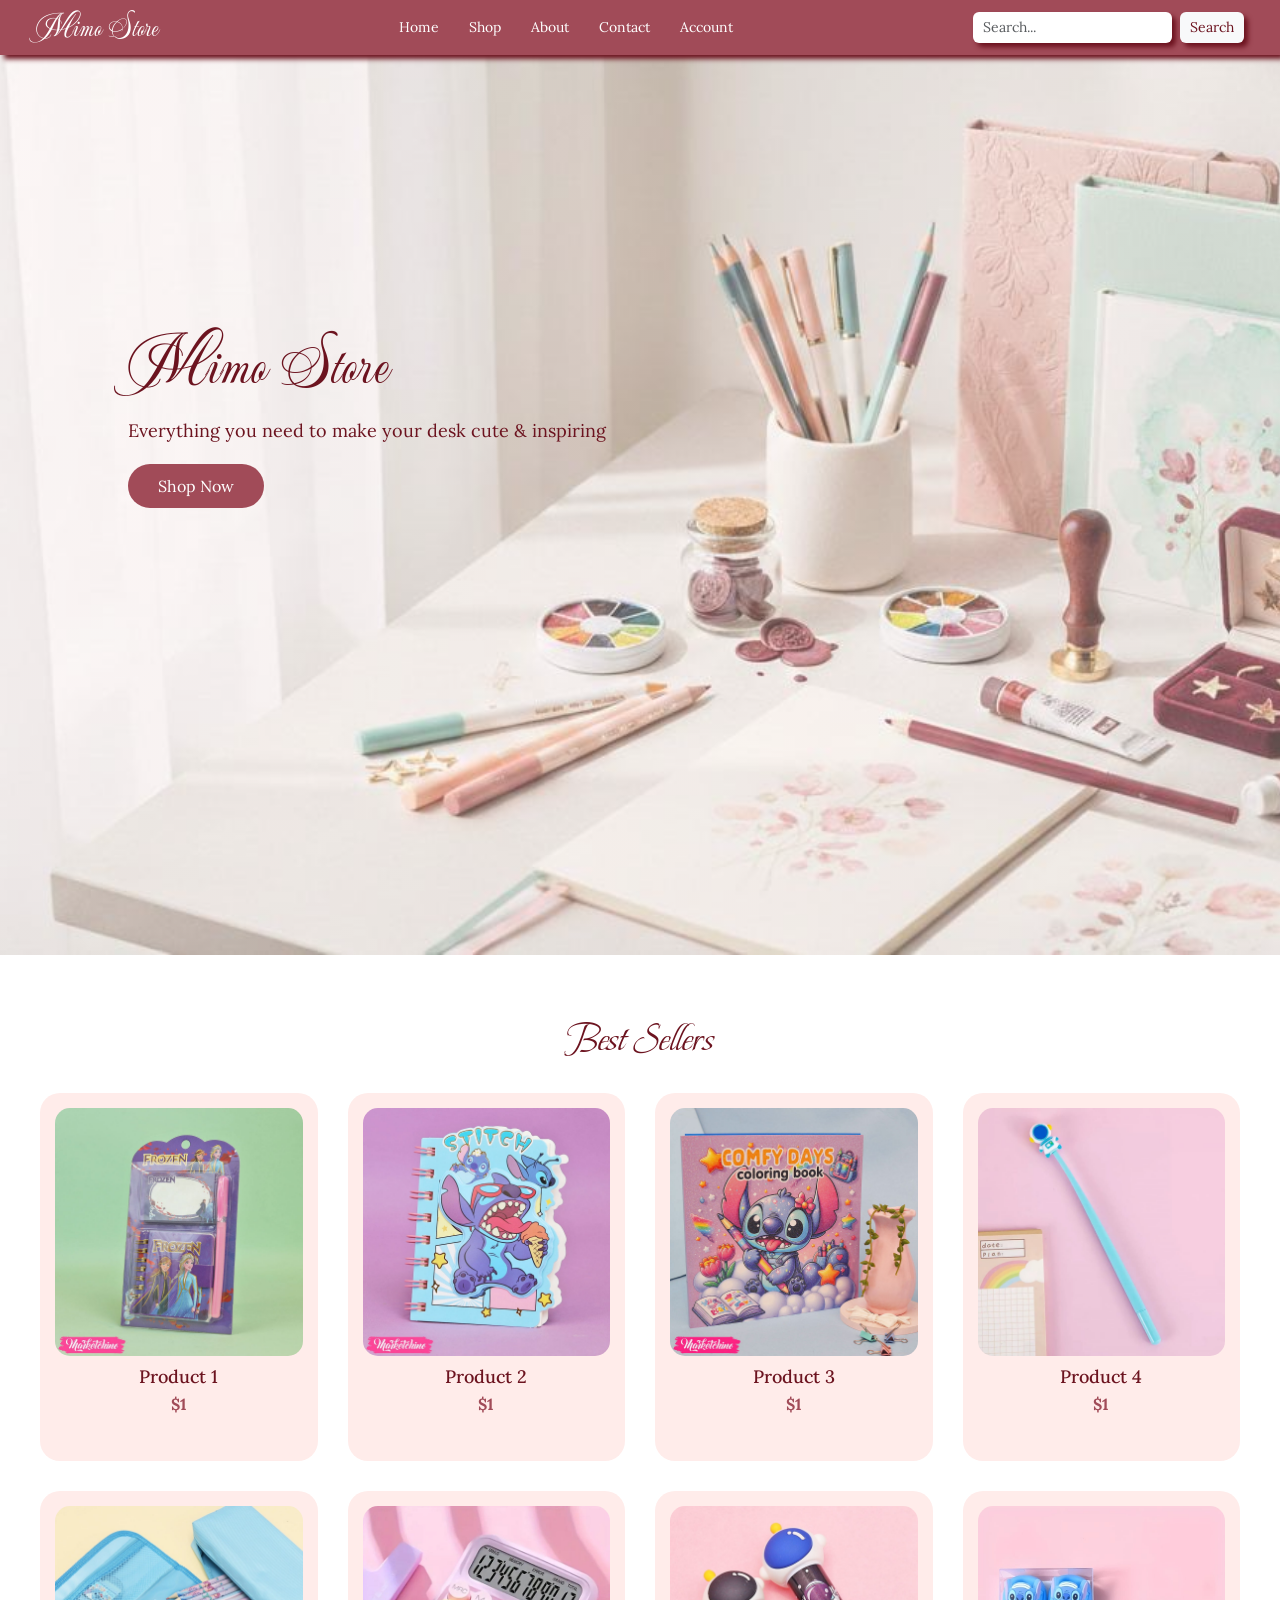
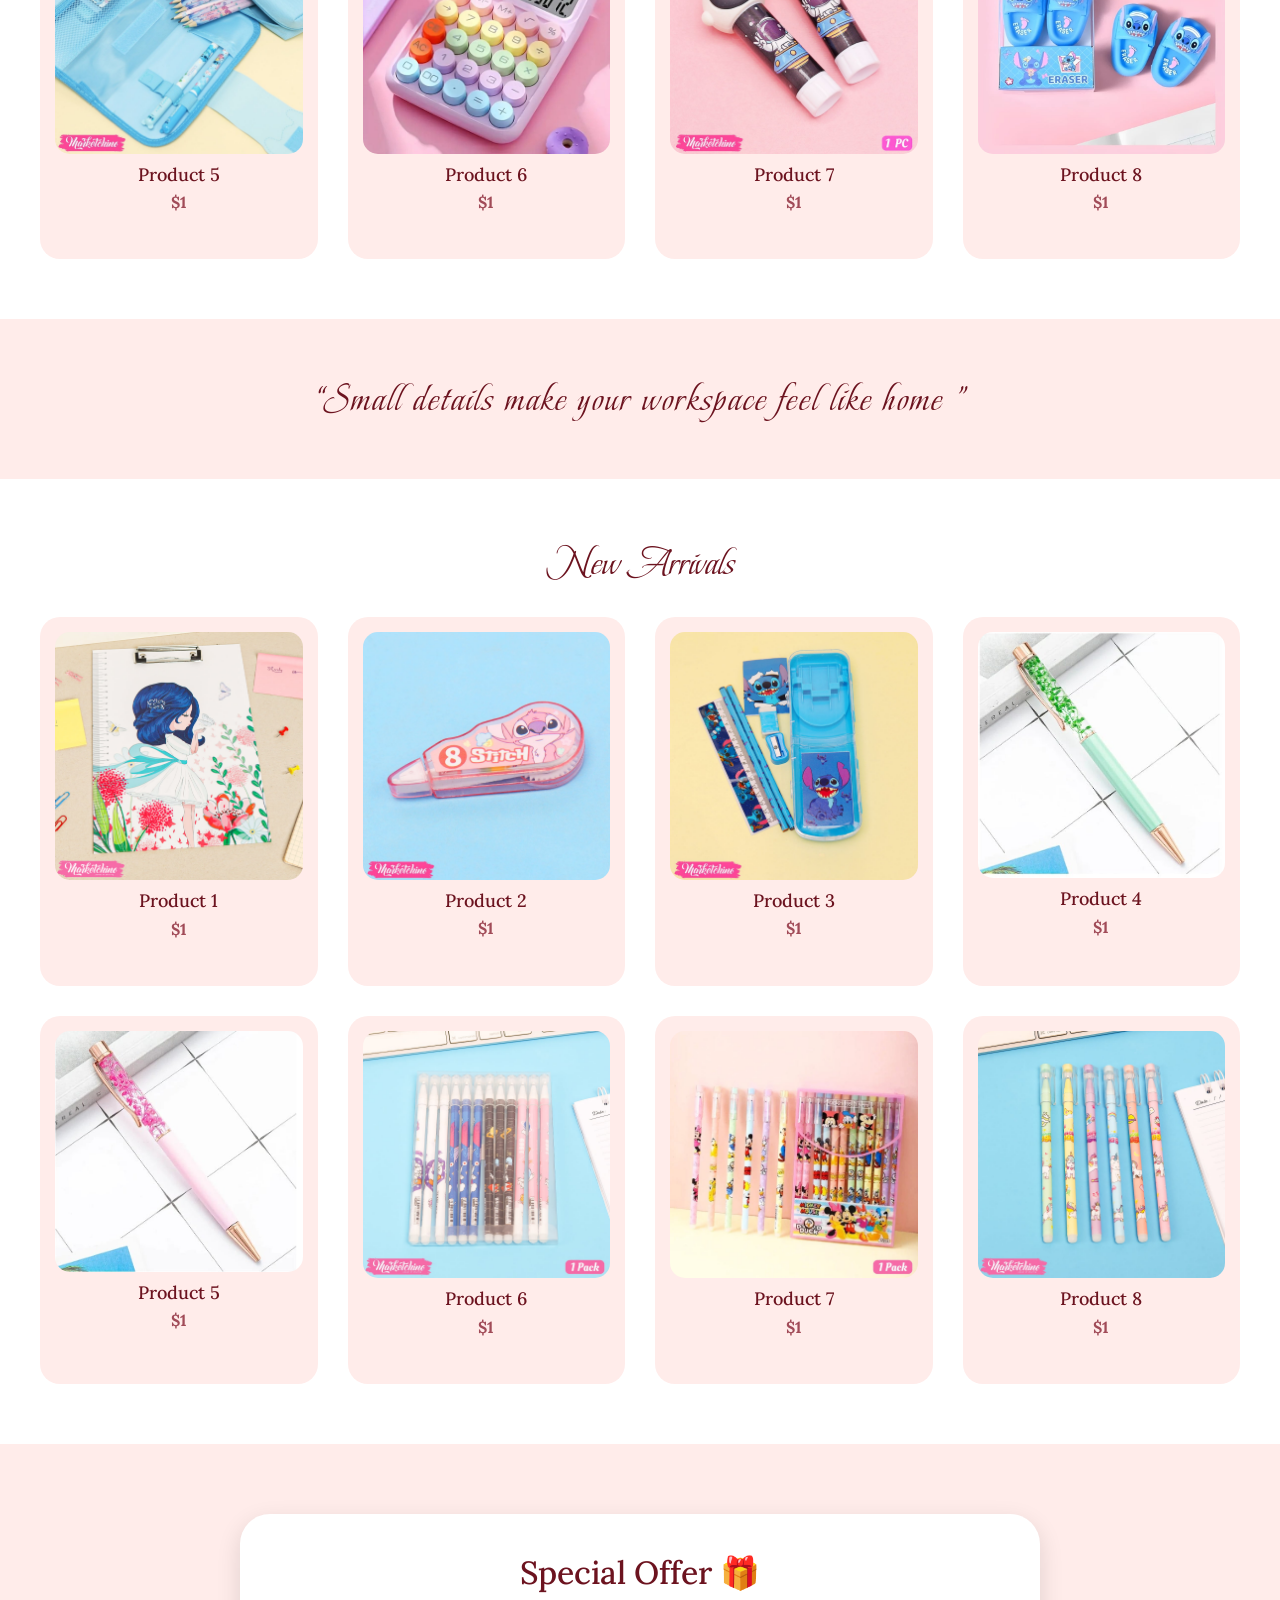
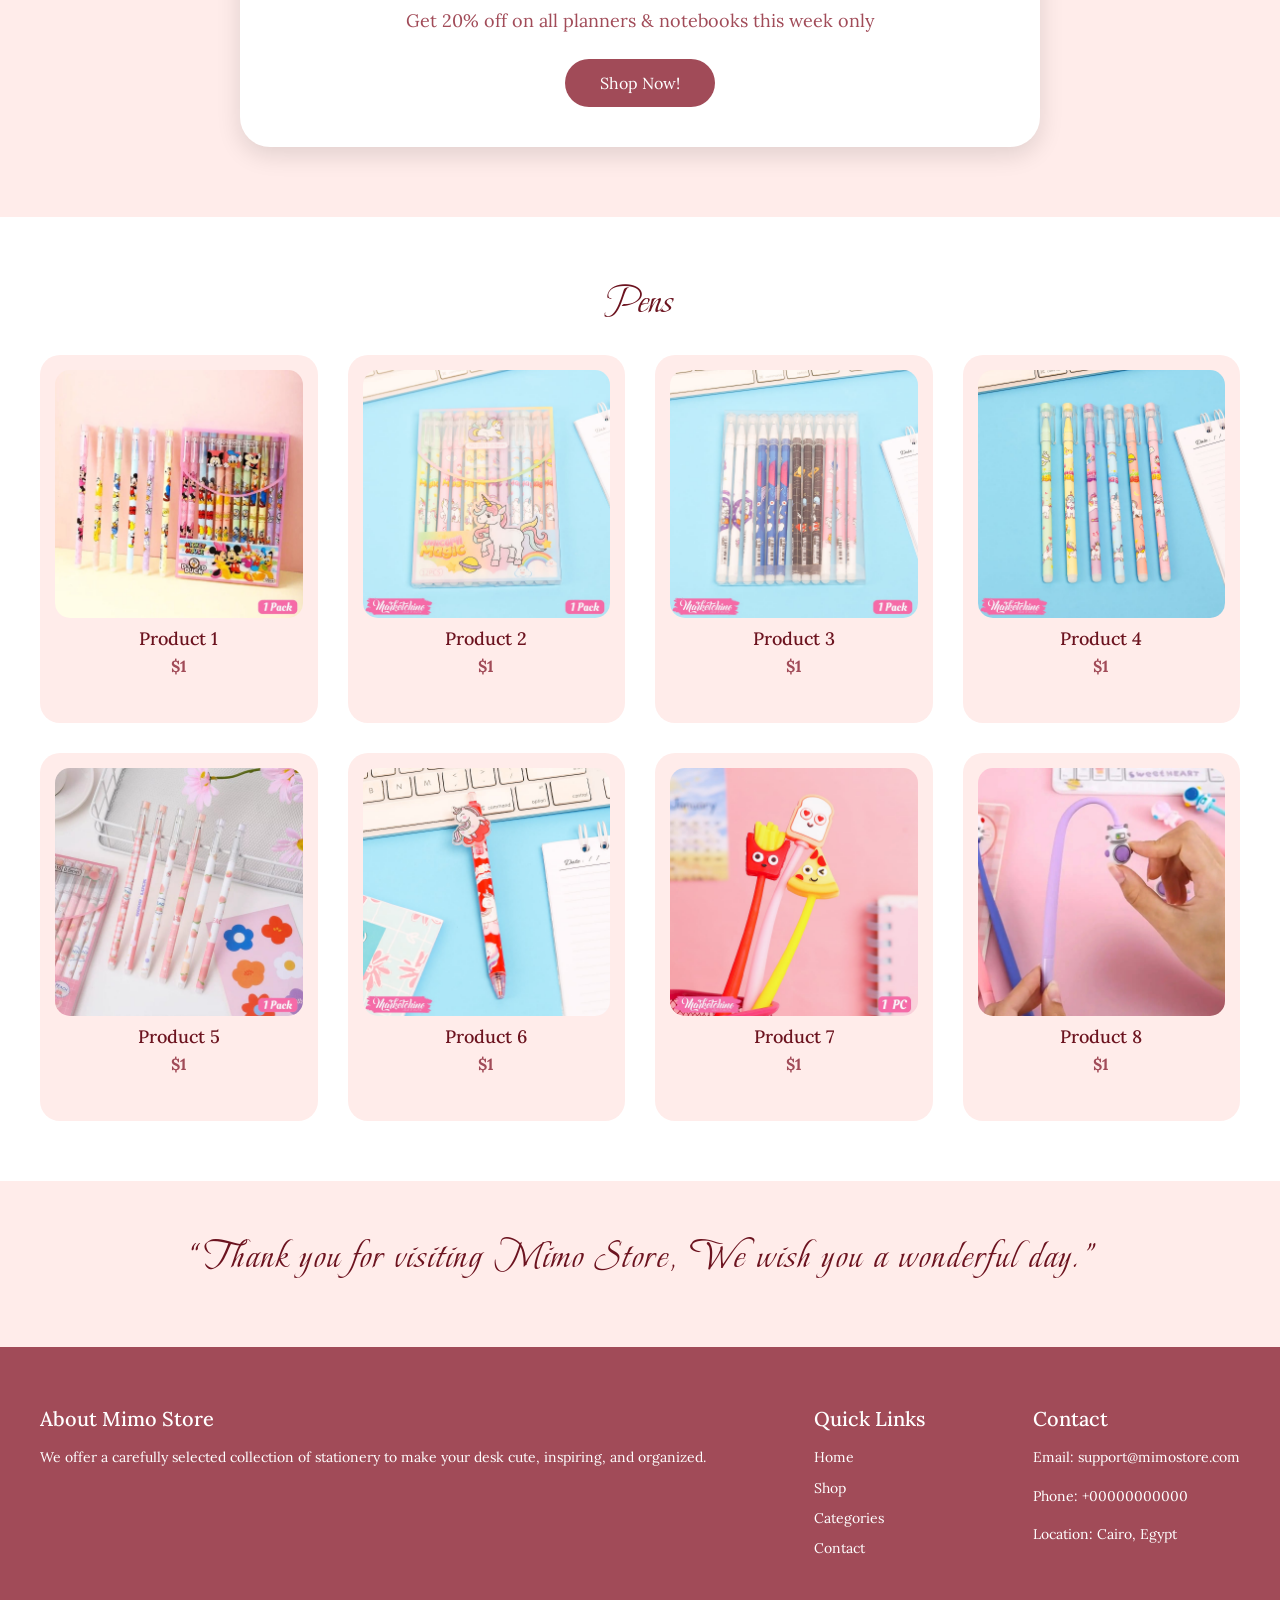
<file: index.html>
<!DOCTYPE html>
<html lang="en">

<head>
    <meta charset="UTF-8">
    <meta name="viewport" content="width=device-width, initial-scale=1.0">
    <title> Mimo Store</title>
    <!------------------start bootstrap css cdn-------------->
    <link href="https://cdn.jsdelivr.net/npm/bootstrap@5.3.8/dist/css/bootstrap.min.css" rel="stylesheet"
        integrity="sha384-sRIl4kxILFvY47J16cr9ZwB07vP4J8+LH7qKQnuqkuIAvNWLzeN8tE5YBujZqJLB" crossorigin="anonymous">
    <!------------------end bootstrap css cdn-------------->

    <!------------------start font-awesome css cdn-------------->
    <link rel="stylesheet" href="https://cdnjs.cloudflare.com/ajax/libs/font-awesome/6.4.0/css/all.min.css">
    <!------------------end font-awesome css cdn-------------->

    <!------------------start google fonts cdn-------------->
    <link rel="preconnect" href="https://fonts.googleapis.com">
    <link rel="preconnect" href="https://fonts.gstatic.com" crossorigin>
    <link
        href="https://fonts.googleapis.com/css2?family=Ballet:opsz@16..72&family=Beau+Rivage&family=Lora:ital,wght@0,400..700;1,400..700&family=Mea+Culpa&family=Playfair+Display:ital,wght@0,400..900;1,400..900&display=swap"
        rel="stylesheet">
    <!------------------end google fonts cdn-------------->

    <!------------------start css link-------------->
    <link rel="stylesheet" href="style.css">
    <!------------------end css link-------------->
</head>

<body>

    <!------------------------- start nav--------------------------->
    <nav class="navbar navbar-expand-lg navbar-dark py-0 px-4">
        <div class="container-fluid">

            <!------------------------- Brand ------------------------------>
            <a class="navbar-brand" href="#">Mimo Store</a>

            <!------------------------- links (Desktop) -------------------->
            <ul class="navbar-nav d-none d-lg-flex mx-lg-auto flex-row desktop-list">
                <li class="nav-item"><a class="nav-link " href="#">Home</a></li>
                <li class="nav-item"><a class="nav-link " href="#">Shop</a></li>
                <li class="nav-item"><a class="nav-link " href="#">About</a></li>
                <li class="nav-item"><a class="nav-link " href="#">Contact</a></li>
                <li class="nav-item"><a class="nav-link " href="register.html">Account</a></li>
            </ul>

            <!------------------------- Search (Desktop) ------------------->
            <div class="d-none d-lg-flex">
                <input type="text" placeholder="Search..." class="form-control me-2">
                <button class="btn btn-light search-button">Search</button>
            </div>

            <!------------------------- Toggle button ---------------------->
            <button class="navbar-toggler ms-auto d-lg-none" type="button" data-bs-toggle="collapse"
                data-bs-target="#mobileMenu" aria-controls="mobileMenu" aria-expanded="false"
                aria-label="Toggle navigation">
                <i class="fas fa-bars" style="font-size: 24px;"></i>
            </button>

        </div>

        <!------------------------- Links (Mobile) ---------------------->
        <div class="collapse d-lg-none mobile-list" id="mobileMenu">
            <ul class="navbar-nav flex-column d-flex justify-content-end text-end p-3">
                <li class="nav-item"><a class="nav-link text-white" href="#">Home</a></li>
                <li class="nav-item"><a class="nav-link text-white" href="#">Shop</a></li>
                <li class="nav-item"><a class="nav-link text-white" href="#">About</a></li>
                <li class="nav-item"><a class="nav-link text-white" href="#">Contact</a></li>
                <li class="nav-item"><a class="nav-link text-white" href="#">Account</a></li>
            </ul>
        </div>
    </nav>
    <!------------------------- end nav-------------------------->


    <!------------------------- start header section-------------------------->

    <section class="header-section">
        <div class="header-text">
            <h1>Mimo Store</h1>
            <p>Everything you need to make your desk cute & inspiring</p>
            <a href="#" class="header-btn">Shop Now</a>
        </div>

    </section>
    <!------------------------- end header section-------------------------->

    <!------------------ best sellers Section ---------------->
    <section class="products-section" id="products">
        <div class="section-container">
            <h2>Best Sellers</h2>
            <div class="products-grid">

                <div class="product-card">
                    <img src="images\Set Of Mini Notebook With Pen & Sticky Note - Frozen.jpg" alt="Product 1">
                    <div class="product-info">
                        <h3>Product 1</h3>
                        <p class="price">$1</p>
                        <a href="#" ><button ">Add to cart</button></a>
                    </div>
                </div>
                <div class="product-card">
                    <img src="images\Mini Notebook - Stitch.jpg" alt="Product 2">
                    <div class="product-info">
                        <h3>Product 2</h3>
                        <p class="price">$1</p>
                        <a href="#" ><button ">Add to cart</button></a>
                    </div>
                </div>
                <div class="product-card">
                    <img src="images\Coloring Book - Stitch (2).jpg" alt="Product 3">
                    <div class="product-info">
                        <h3>Product 3</h3>
                        <p class="price">$1</p>
                        <a href="#" ><button ">Add to cart</button></a>
                    </div>
                </div>
                <div class="product-card">
                    <img src="images\pen (10).jpg" alt="Product 4">
                    <div class="product-info">
                        <h3>Product 4</h3>
                        <p class="price">$1</p>
                        <a href="#" ><button ">Add to cart</button></a>
                    </div>
                </div>
                <div class="product-card">
                    <img src="images\Product (3).jpg" alt="Product 5">
                    <div class="product-info">
                        <h3>Product 5</h3>
                        <p class="price">$1</p>
                        <a href="#" ><button ">Add to cart</button></a>
                    </div>
                </div>
                <div class="product-card">
                    <img src="images\calculator (7).jpg" alt="Product 6">
                    <div class="product-info">
                        <h3>Product 6</h3>
                        <p class="price">$1</p>
                        <a href="#" ><button ">Add to cart</button></a>
                    </div>
                </div>
                <div class="product-card">
                    <img src="images\Astronaut.jpg" alt="Product 6">
                    <div class="product-info">
                        <h3>Product 7</h3>
                        <p class="price">$1</p>
                        <a href="#" ><button ">Add to cart</button></a>
                    </div>
                </div>
                <div class="product-card">
                    <img src="images\2Pcs 3D Eraser - Stitch.jpg" alt="Product 6">
                    <div class="product-info">
                        <h3>Product 8</h3>
                        <p class="price">$1</p>
                        <a href="#" ><button ">Add to cart</button></a>
                    </div>
                </div>
            </div>
        </div>
    </section>
    <!------------------end best sellers Section---------------->

        <!-----------------quote Section---------------->

    <section class="quote-section">
  <p>“Small details make your workspace feel like home ”</p>
</section>
        <!-----------------end quote Section---------------->


    <!------------------ New Arrivals Section ---------------->
    <section class="products-section">
        <div class="section-container">
            <h2>New Arrivals</h2>
            <div class="products-grid">
                <div class="product-card">
                    <img src="images\Clipboard -Girl ( A 4 ).jpg" alt="Product 1">
                    <div class="product-info">
                        <h3>Product 1</h3>
                        <p class="price">$1</p>
                        <a href="#" ><button ">Add to cart</button></a>
                    </div>
                </div>
                <div class="product-card">
                    <img src="images\Correction Tape - Stitch & Angle.jpg" alt="Product 1">
                    <div class="product-info">
                        <h3>Product 2</h3>
                        <p class="price">$1</p>
                        <a href="#" ><button ">Add to cart</button></a>
                    </div>
                </div>
                <div class="product-card">
                    <img src="images\Desk Organizer With Tools - Stitch (3).jpg" alt="Product 1">
                    <div class="product-info">
                        <h3>Product 3</h3>
                        <p class="price">$1</p>
                        <a href="#" ><button ">Add to cart</button></a>
                    </div>
                </div>
                <div class="product-card">
                    <img src="images\Dried Flower Pen.jpg" alt="Product 1">
                    <div class="product-info">
                        <h3>Product 4</h3>
                        <p class="price">$1</p>
                        <a href="#" ><button ">Add to cart</button></a>
                    </div>
                </div>
                <div class="product-card">
                    <img src="images\Dried Flower Pen (2).jpg" alt="Product 1">
                    <div class="product-info">
                        <h3>Product 5</h3>
                        <p class="price">$1</p>
                        <a href="#" ><button ">Add to cart</button></a>
                    </div>
                </div>
                <div class="product-card">
                    <img src="images\pen (1).jpg" alt="Product 1">
                    <div class="product-info">
                        <h3>Product 6</h3>
                        <p class="price">$1</p>
                        <a href="#" ><button ">Add to cart</button></a>
                    </div>
                </div>
                <div class="product-card">
                    <img src="images\pen (2).jpg" alt="Product 1">
                    <div class="product-info">
                        <h3>Product 7</h3>
                        <p class="price">$1</p>
                        <a href="#" ><button ">Add to cart</button></a>
                    </div>
                </div>
                <div class="product-card">
                    <img src="images\pen (5).jpg" alt="Product 1">
                    <div class="product-info">
                        <h3>Product 8</h3>
                        <p class="price">$1</p>
                        <a href="#" ><button ">Add to cart</button></a>
                    </div>
                </div>
            </div>
        </div>
    </section>
    <!------------------end New Arrivals Section---------------->

    <!-----------------start offer section-------------->
    <section class="offer-section">
  <div class="offer-content">
    <h2>Special Offer 🎁</h2>
    <p>Get 20% off on all planners & notebooks this week only</p>
    <a href="#products" class="offer-btn">Shop Now!</a>
  </div>
</section>

    <!-----------------end offer section-------------->

    <!------------------  start pens Section ---------------->
    <section class="products-section">
        <div class="section-container">
            <h2>Pens</h2>
            <div class="products-grid">
                <div class="product-card">
                    <img src="images\pen (2).jpg" alt="Product 1">
                    <div class="product-info">
                        <h3>Product 1</h3>
                        <p class="price">$1</p>
                        <a href="#" ><button ">Add to cart</button></a>
                    </div>
                </div>
                <div class="product-card">
                    <img src="images\pen (4).jpg" alt="Product 1">
                    <div class="product-info">
                        <h3>Product 2</h3>
                        <p class="price">$1</p>
                        <a href="#" ><button ">Add to cart</button></a>
                    </div>
                </div>
                <div class="product-card">
                    <img src="images\pen (1).jpg" alt="Product 1">
                    <div class="product-info">
                        <h3>Product 3</h3>
                        <p class="price">$1</p>
                        <a href="#" ><button ">Add to cart</button></a>
                    </div>
                </div>
                <div class="product-card">
                    <img src="images\pen (5).jpg" alt="Product 1">
                    <div class="product-info">
                        <h3>Product 4</h3>
                        <p class="price">$1</p>
                        <a href="#" ><button ">Add to cart</button></a>
                    </div>
                </div>
                <div class="product-card">
                    <img src="images\pen (7).jpg" alt="Product 1">
                    <div class="product-info">
                        <h3>Product 5</h3>
                        <p class="price">$1</p>
                        <a href="#" ><button ">Add to cart</button></a>
                    </div>
                </div>
                <div class="product-card">
                    <img src="images\pen (8).jpg" alt="Product 1">
                    <div class="product-info">
                        <h3>Product 6</h3>
                        <p class="price">$1</p>
                        <a href="#" ><button ">Add to cart</button></a>
                    </div>
                </div>
                <div class="product-card">
                    <img src="images\Pen (9).jpg" alt="Product 1">
                    <div class="product-info">
                        <h3>Product 7</h3>
                        <p class="price">$1</p>
                        <a href="#" ><button ">Add to cart</button></a>
                    </div>
                </div>
                <div class="product-card">
                    <img src="images\pen (11).jpg" alt="Product 1">
                    <div class="product-info">
                        <h3>Product 8</h3>
                        <p class="price">$1</p>
                        <a href="#" ><button ">Add to cart</button></a>
                    </div>
                </div>
            </div>
        </div>
    </section>
    <!------------------end pens Section---------------->

<!------------------thank you section------------>
    <section class="thankyou-section">
  <p>“Thank you for visiting Mimo Store, We wish you a wonderful day.”</p>
</section>

<!------------------end thank you section-------->

    <!--------------------- Footer ---------------------->
<footer class="footer-section">
  <div class="footer-container">

    <div class="footer-about">
      <h3>About Mimo Store</h3>
      <p>We offer a carefully selected collection of stationery to make your desk cute, inspiring, and organized.</p>
    </div>

    <div class="footer-links">
      <h3>Quick Links</h3>
      <ul>
        <li><a href="index.html">Home</a></li>
        <li><a href="#products">Shop</a></li>
        <li><a href="#categories">Categories</a></li>
        <li><a href="#contact">Contact</a></li>
      </ul>
    </div>

    <div class="footer-contact">
      <h3>Contact</h3>
      <p>Email: support@mimostore.com</p>
      <p>Phone: +00000000000</p>
      <p>Location: Cairo, Egypt</p>
    </div>

    <!--------------------- End Footer -------------------->

    <!----------------start bootstrap js cdn-------------->
    <script src="https://cdn.jsdelivr.net/npm/bootstrap@5.3.8/dist/js/bootstrap.bundle.min.js"
        integrity="sha384-FKyoEForCGlyvwx9Hj09JcYn3nv7wiPVlz7YYwJrWVcXK/BmnVDxM+D2scQbITxI"
        crossorigin="anonymous"></script>
    <!------------------end bootstrap js cdn-------------->
</body>

</html>
</file>
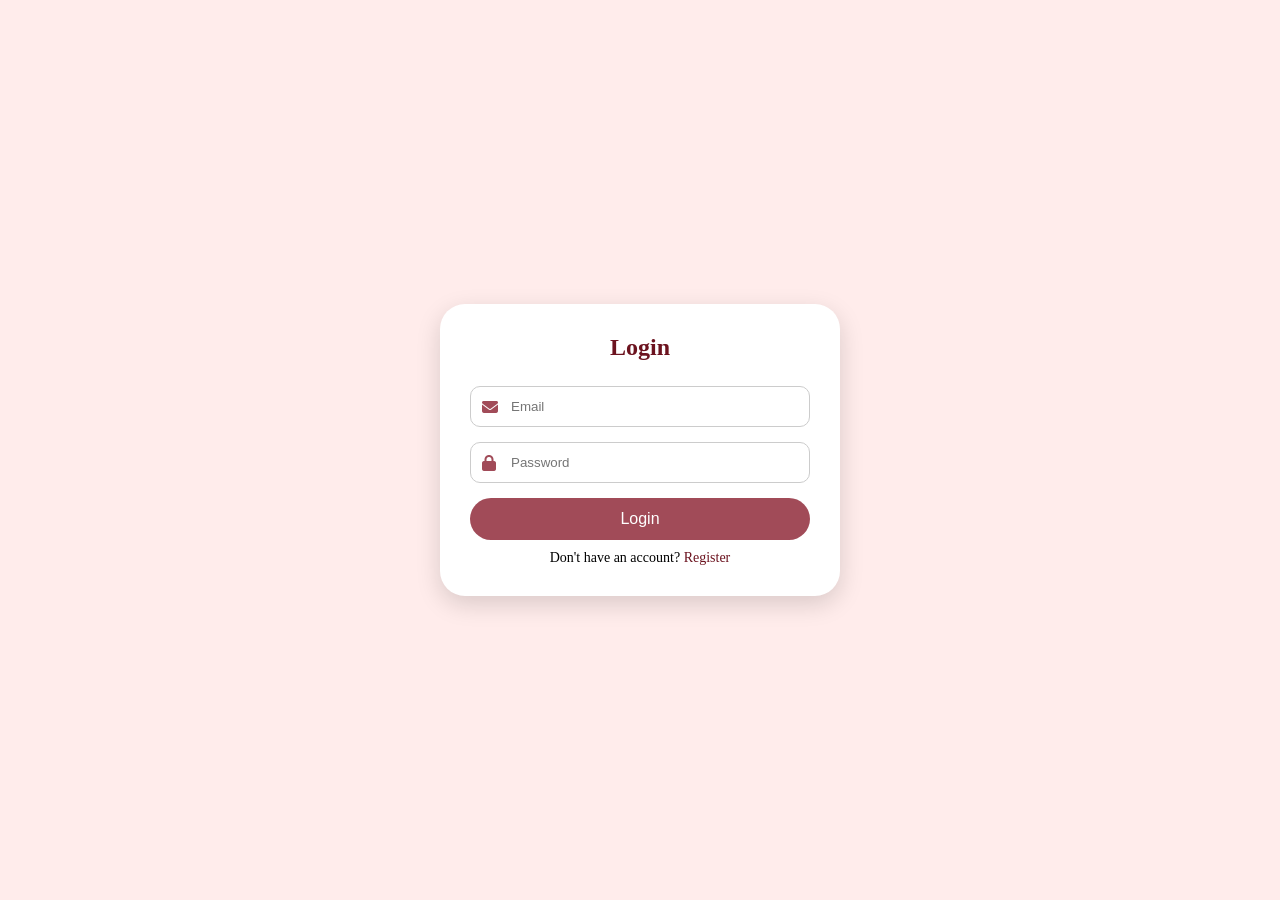
<file: login.html>
<!DOCTYPE html>
<html lang="en">
<head>
  <meta charset="UTF-8">
  <meta name="viewport" content="width=device-width, initial-scale=1.0">
  <title>Login - Mimo Store</title>
  
  <!-- FontAwesome -->
  <link rel="stylesheet" href="https://cdnjs.cloudflare.com/ajax/libs/font-awesome/6.5.2/css/all.min.css">

  <link rel="stylesheet" href="style.css">
</head>
<body>

<section class="auth-section auth-login">
  <div class="overlay"></div>
  <div class="auth-container">
    <div class="auth-card">
      <h2>Login</h2>
      <form>
        <div class="input-group">
          <i class="fas fa-envelope"></i>
          <input type="email" placeholder="Email" required>
        </div>
        <div class="input-group">
          <i class="fas fa-lock"></i>
          <input type="password" placeholder="Password" required>
        </div>
        <button type="submit">Login</button>
        <p class="auth-footer">Don't have an account? <a href="register.html">Register</a></p>
      </form>
    </div>
  </div>
</section>

</body>
</html>
</file>
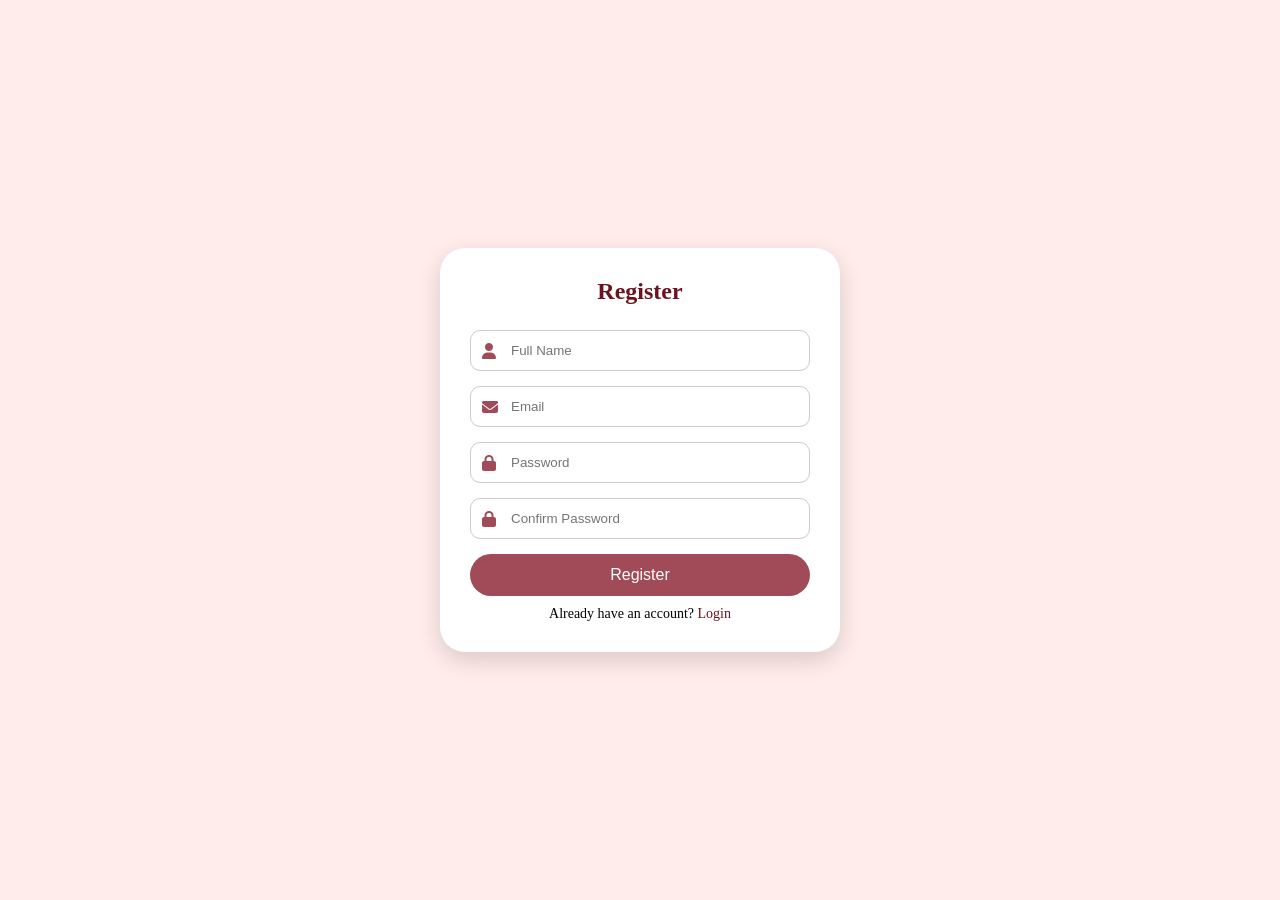
<file: register.html>
<!DOCTYPE html>
<html lang="en">
<head>
  <meta charset="UTF-8">
  <meta name="viewport" content="width=device-width, initial-scale=1.0">
  <title>Register - Mimo Store</title>
  
  <!-- FontAwesome -->
  <link rel="stylesheet" href="https://cdnjs.cloudflare.com/ajax/libs/font-awesome/6.5.2/css/all.min.css">

  <link rel="stylesheet" href="style.css">
</head>
<body>

<section class="auth-section auth-register">
  <div class="overlay"></div>
  <div class="auth-container">
    <div class="auth-card">
      <h2>Register</h2>
      <form>
        <div class="input-group">
          <i class="fas fa-user"></i>
          <input type="text" placeholder="Full Name" required>
        </div>
        <div class="input-group">
          <i class="fas fa-envelope"></i>
          <input type="email" placeholder="Email" required>
        </div>
        <div class="input-group">
          <i class="fas fa-lock"></i>
          <input type="password" placeholder="Password" required>
        </div>
        <div class="input-group">
          <i class="fas fa-lock"></i>
          <input type="password" placeholder="Confirm Password" required>
        </div>
        <button type="submit">Register</button>
        <p class="auth-footer">Already have an account? <a href="login.html">Login</a></p>
      </form>
    </div>
  </div>
</section>

</body>
</html>
</file>
<file: style.css>
* {
  margin: 0;
  padding: 0;
  box-sizing: border-box;
}

:root {
  --colorOne: white;
  --colorTwo: #ffecea;
  --colorThree: #a14b58;
  --colorFour: #6c131f;

  --fontOne: 'Lora', serif;
  --fontTwo: 'Mea Culpa', cursive;
  --fontThree: 'Beau Rivage', cursive;
}


body {
  font-family:var(--fontOne);
}

/* -------------Start navbar styles------------------ */
.navbar {
  display: flex;
  align-items: center;
  justify-content: space-between;
  background-color: var(--colorThree);
  box-shadow: 4px 4px 5px var(--colorFour);
  z-index: 10;
}
.navbar .container-fluid .navbar-brand {
  display: flex;
  align-items: center;
  font-size: 30px;
  padding: 5px 0px;
  margin: 0;
  font-family: var(--fontTwo);
  color:var(--colorOne);
}

.navbar .container-fluid .navbar-toggler:focus{
  box-shadow: none; 
  outline: none;
  background-color:var(--colorTwo);
}

.navbar .container-fluid .navbar-toggler i{
  color: var(--colorOne);
}

.navbar .container-fluid .navbar-toggler:focus i{
  color: var(--colorFour);
}


.navbar .container-fluid .desktop-list {
  display: flex;
  align-items: center;
  gap: 10px;
  list-style: none;
  font-size: 18px;
}

.navbar .container-fluid .desktop-list a{
  color: var(--colorOne);
  font-size: 14px;
  padding: 5px 10px;
  transition: all 0.3s ease;
}
.navbar .container-fluid .desktop-list a:hover{
  color: var(--colorFour);
  background-color: var(--colorTwo);
  border: 1 solid var(--colorFour);
  border-radius: 10%;
  box-shadow: 4px 4px 5px var(--colorFour);
}

.navbar .container-fluid input{
  font-size: 14px;
  padding: 5px 10px;
  border-radius: 6px;
  border: none;
  outline:none;
  box-shadow: 4px 4px 5px var(--colorFour);
}

.navbar .container-fluid input:focus{
  box-shadow: 4px 4px 5px var(--colorFour);
}

.navbar .container-fluid .search-button{
  font-size: 14px;
  padding: 5px 10px;
  border-radius: 6px;
  border: none;
  outline: none;
  color: var(--colorFour);
  box-shadow: 4px 4px 5px var(--colorFour);
} 

.navbar .container-fluid .search-button:hover{
  background-color: var(--colorFour);
  cursor: pointer;
  color:var(--colorOne);
}

/* -------------End navbar styles------------------ */

/*-------------start header section style------------------*/
.header-section {
  height: 100vh;
  background-image: linear-gradient(rgba(255, 236, 234, 0.3), rgba(255, 236, 234, 0.3)), url(images/1769294522995.jpg);
  background-size: cover;
  background-position: center;
  background-repeat: no-repeat;  
  padding: 40px 20px;
  position: relative;
}

.header-text {
  position: absolute;
  top: 30%;
  left: 10%;
  z-index: 2;
  max-width: 600px;
  color: var(--colorFour);
}

.header-text h1 {
  font-family: var(--fontTwo);
  font-size: 64px;
  margin-bottom: 15px;
}

.header-text p {
  font-family: var(--fontOne);
  font-size: 18px;
  margin-bottom: 30px;
}

.header-btn {
  background-color: var(--colorThree);
  color: var(--colorOne);
  padding: 12px 30px;
  border-radius: 30px;
  text-decoration: none;
  font-family: var(--fontOne);
  transition: 0.3s;
}

.header-btn:hover {
  background-color: var(--colorFour);
}

@media (max-width: 992px) {
  .header-section {
    flex-direction: column; 
    text-align: center;
    gap: 20px; 
  }
}

@media (max-width: 480px) {
  .header-text h1 {
    font-size: 36px;
  }

  .header-text p {
    font-size: 15px;
  }

  .header-btn {
    padding: 10px 24px;
  }
}

/*-------------end header section style------------------*/

/*-------------start product section style------------------*/

.products-section {
  padding: 60px 20px;
  background-color: var(--colorOne);
  font-family: var(--fontOne);
}

.section-container h2 {
  color: var(--colorFour);
  font-family: var(--fontThree);
  font-size: 40px;
  margin-bottom: 30px;
  text-align: center;
}

.products-grid {
  display: grid;
  grid-template-columns: repeat(auto-fit, minmax(220px, 1fr));
  gap: 30px;
  max-width: 1200px;
  margin: 0 auto;
}

.product-card {
  background-color: var(--colorTwo);
  border-radius: 20px;
  overflow: hidden;
  text-align: center;
  padding: 15px;
  position: relative;
  transition: transform 0.3s, box-shadow 0.3s;
}

.product-card img {
  width: 100%;
  border-radius: 15px;
}

.product-card h3 {
  color: var(--colorFour);
  font-size: 18px;
  margin: 10px 0 5px;
}

.product-card .price {
  font-weight: bold;
  color: var(--colorThree);
  margin-bottom: 30px;
}

.product-card button{
    position: absolute;
    width: 100%;
    top:88%;
    padding: 10px 0 10px 0;
    left: 0;
    border-style: none;
    border-radius: 0px 0px 15px 15px;
    background-color: var(--colorThree);
    color:var(--colorOne);
    opacity: 0;
    visibility: hidden;

}

.product-card:hover button{
    opacity: 1;
    visibility: visible;

}

.product-card:hover {
  transform: translateY(-5px);
  box-shadow: 0 8px 20px rgba(0,0,0,0.1);
}

/*-------------end product section style------------------*/

/*-------------quote section style------------------*/
.quote-section {
  background-color: var(--colorTwo);
  padding: 50px 20px;
  text-align: center;
  font-family: var(--fontThree);
}

.quote-section p {
  font-size: 40px;
  color: var(--colorFour);
  max-width: 800px;
  margin: 0 auto;
  letter-spacing: 2px;
}
/*------------- end quote section style------------------*/

/*-------------start offer section style------------------*/
.offer-section {
  padding: 70px 20px;
  background-color: var(--colorTwo);
  text-align: center;
  font-family: var(--fontOne);
}

.offer-content {
  max-width: 800px;
  margin: 0 auto;
  background-color: var(--colorOne);
  padding: 40px 30px;
  border-radius: 30px;
  box-shadow: 0 8px 25px rgba(0,0,0,0.12);
}

.offer-content h2 {
  color: var(--colorFour);
  font-size: 32px;
  margin-bottom: 15px;
}

.offer-content p {
  color: var(--colorThree);
  font-size: 18px;
  margin-bottom: 25px;
}

.offer-btn {
  display: inline-block;
  background-color: var(--colorThree);
  color: var(--colorOne);
  padding: 12px 35px;
  border-radius: 25px;
  text-decoration: none;
  transition: 0.3s;
}

.offer-btn:hover {
  background-color: var(--colorFour);
  transform: scale(1.05);
}
/*------------- end offer section style------------------*/

/* -------------- Thank You Section style --------------- */
.thankyou-section {
  padding: 45px 20px;
  text-align: center;
  background-color: var(--colorTwo);
  font-family: var(--fontThree);
}

.thankyou-section p {
  font-size: 40px;
  color: var(--colorFour);
  letter-spacing: 2px;
}
/* ----------- End Thank You Section style ------------- */

/* ------------ Footer ------------------ */
.footer-section {
  background-color: var(--colorThree);
  color: var(--colorOne);
  font-family: var(--fontOne);
  padding: 60px 20px 30px 20px;
}

.footer-container {
  display: flex;
  flex-wrap: wrap;
  gap: 50px;
  max-width: 1200px;
  margin: 0 auto;
  justify-content: space-between;
}

.footer-section h3 {
  margin-bottom: 15px;
  color: var(--colorOne);
  font-size: 20px;
}

.footer-section p,
.footer-section li {
  font-size: 14px;
  color: var(--colorOne);
  line-height: 1.6;
}

.footer-links ul {
  list-style: none;
  padding: 0;
}

.footer-links li {
  margin-bottom: 8px;
}

.footer-links a {
  color: var(--colorOne);
  text-decoration: none;
  transition: 0.3s;
}

.footer-links a:hover {
  color: var(--colorTwo);
}

.footer-social a {
  display: inline-block;
  color: var(--colorOne);
  font-size: 18px;
  margin-right: 15px;
  transition: 0.3s;
}

.footer-social a:hover {
  color: var(--colorTwo);
}

.footer-bottom {
  text-align: center;
  margin-top: 40px;
  font-size: 13px;
  color: var(--colorOne);
  border-top: 1px solid rgba(255,255,255,0.2);
  padding-top: 15px;
}

@media (max-width: 768px) {
  .footer-container {
    flex-direction: column;
    gap: 30px;
    text-align: center;
  }
  .footer-social a {
    margin: 0 10px;
  }
}

/* ------------ End Footer ------------------ */

/* ---------- Auth Pages (Login/Register) ----------- */
.auth-section {
  min-height: 100vh;
  display: flex;
  align-items: center;
  justify-content: center;
  position: relative;
  padding: 40px 20px;
  overflow: hidden;
  font-family: var(--fontOne);
}

.auth-section .overlay {
  position: absolute;
  inset: 0;
  background-color: var(--colorTwo);
  opacity: 0.4;
  z-index: 1;
}

.auth-login {
  background-color: var(--colorTwo);
}

.auth-register {
  background-color: var(--colorTwo);
}

.auth-container {
  position: relative;
  z-index: 2;
  display: flex;
  flex-direction: column;
  align-items: center;
  width: 100%;
  max-width: 400px;
}

.auth-card {
  background-color: var(--colorOne);
  border-radius: 25px;
  padding: 30px;
  width: 100%;
  text-align: center;
  box-shadow: 0 8px 25px rgba(0,0,0,0.15);
}

.auth-card h2 {
  color: var(--colorFour);
  margin-bottom: 25px;
}

.input-group {
  position: relative;
  margin-bottom: 15px;
}

.input-group i {
  position: absolute;
  left: 12px;
  top: 50%;
  transform: translateY(-50%);
  color: var(--colorThree);
  font-size: 16px;
}

.input-group input {
  width: 100%;
  padding: 12px 15px 12px 40px;
  border-radius: 10px;
  border: 1px solid #ccc;
  transition: 0.3s;
}

.input-group input:focus {
  border-color: var(--colorThree);
  outline: none;
}

.auth-card button {
  width: 100%;
  background-color: var(--colorThree);
  color: var(--colorOne);
  padding: 12px 25px;
  border-radius: 25px;
  border: none;
  cursor: pointer;
  font-size: 16px;
  transition: all 0.3s ease;
}

.auth-card button:hover {
  background-color: var(--colorFour);
}

.auth-footer {
  font-size: 14px;
  margin-top: 10px;
}

.auth-footer a {
  color: var(--colorFour);
  text-decoration: none;
}

.auth-footer a:hover {
  text-decoration: underline;
}

@media (max-width: 480px) {
  .auth-card {
    padding: 25px 15px;
  }
  .input-group i {
    font-size: 14px;
  }
}
</file>
